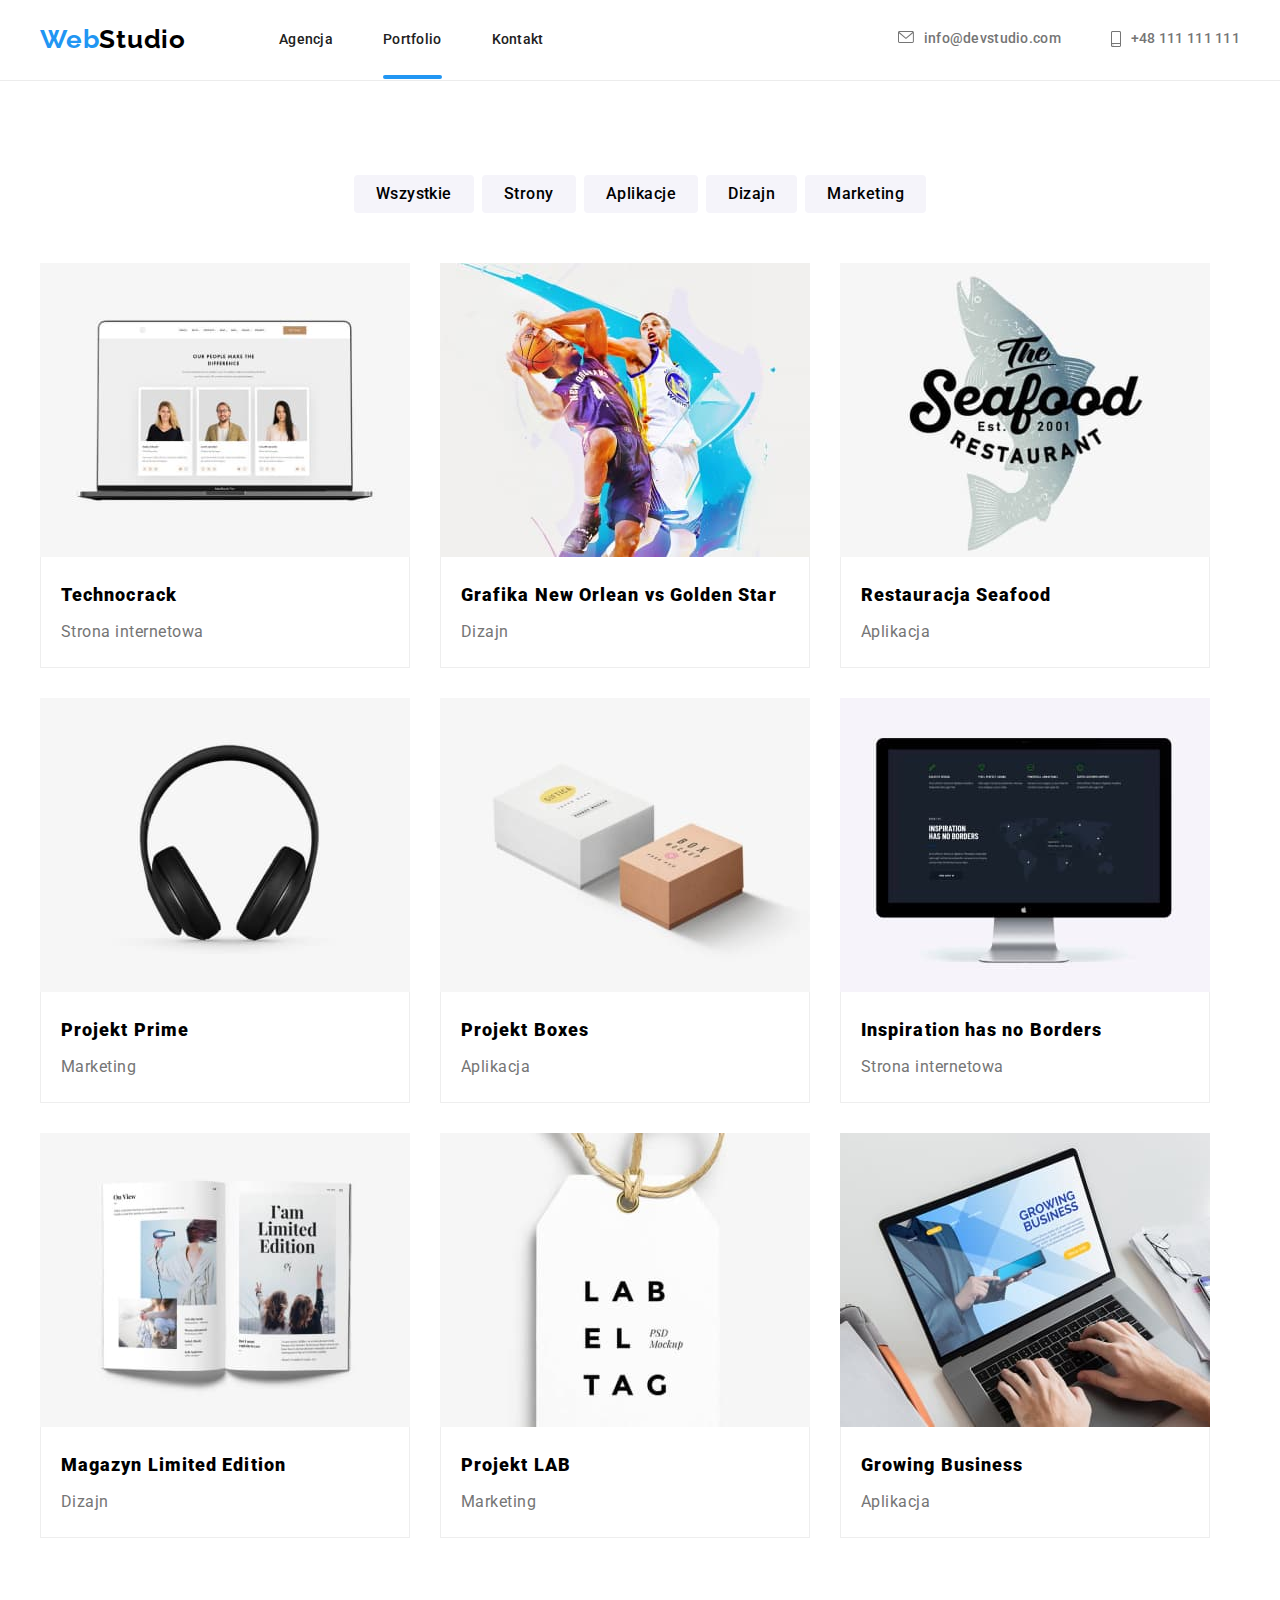
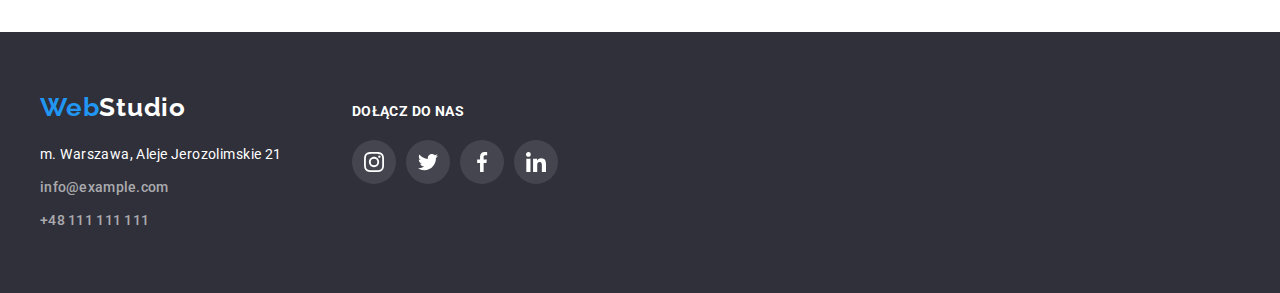
<file: portfolio.html>
<!DOCTYPE html>
<html lang="en">
  <head>
    <meta charset="UTF-8" />
    <meta http-equiv="X-UA-Compatible" content="IE=edge" />
    <meta name="viewport" content="width=device-width, initial-scale=1.0" />
    <title>Portfolio</title>
    <link
      rel="stylesheet"
      href="https://cdnjs.cloudflare.com/ajax/libs/modern-normalize/1.1.0/modern-normalize.min.css"
      integrity="sha512-wpPYUAdjBVSE4KJnH1VR1HeZfpl1ub8YT/NKx4PuQ5NmX2tKuGu6U/JRp5y+Y8XG2tV+wKQpNHVUX03MfMFn9Q=="
      crossorigin="anonymous"
      referrerpolicy="no-referrer"
    />
    <link rel="stylesheet" href="./css/styles.css" />
    <link rel="preconnect" href="https://fonts.googleapis.com" />
    <link rel="preconnect" href="https://fonts.gstatic.com" crossorigin />
    <link
      href="https://fonts.googleapis.com/css2?family=Raleway:wght@700&family=Roboto:wght@400;500;700;900&display=swap"
      rel="stylesheet"
    />
  </head>
  <body>
    <header class="background-header">
      <div class="container info-header">
        <a href="#" class="link-logo"><span class="logo">Web</span>Studio</a>
        <nav class="contact-info">
          <ul class="list list-header">
            <li>
              <a href="./index.html" class="link">Agencja</a>
            </li>
            <li>
              <a href="./portfolio.html" class="underline-two link"
                >Portfolio</a
              >
            </li>
            <li><a href="#" class="link">Kontakt</a></li>
          </ul>
        </nav>

        <ul class="list list-header-two">
          <li>
            <a href="mailto:info@devstudio.com" class="contact-details"
              >info@devstudio.com
              <svg class="contact-icon" width="16" height="12">
                <use href="./images/icons.svg#icon-envelope"></use>
              </svg>
            </a>
          </li>
          <li>
            <a href="tel:+48111111111" class="contact-details"
              >+48 111 111 111
              <svg class="contact-icon phone" width="10" height="16">
                <use href="./images/icons.svg#icon-smartphone"></use>
              </svg>
            </a>
          </li>
        </ul>
      </div>
    </header>
    <main class="background-main">
      <section class="section">
        <div class="container">
          <ul class="list button-list">
            <li>
              <button class="button" type="button">Wszystkie</button>
            </li>
            <li>
              <button class="button" type="button">Strony</button>
            </li>
            <li>
              <button class="button" type="button">Aplikacje</button>
            </li>
            <li>
              <button class="button" type="button">Dizajn</button>
            </li>
            <li>
              <button class="button" type="button">Marketing</button>
            </li>
          </ul>
          <ul class="list card-set">
            <li class="card-shadow">
              <a href="#" class="card-link">
                <div class="portfolio-box">
                  <div class="portfolio-overflay">
                    <p class="portfolio-text-overflay">
                      Technocrack jest popularną platformą wykorzystywaną do
                      rozpowszechniania koronawirusa. Firmy wykorzystują tę
                      platformę do celów szpiegowskich i ataków na
                      niezabezpieczone serwery konkurencji
                    </p>
                  </div>
                  <img
                    class="card-image"
                    src="./images/technocrack.jpg"
                    alt="Strona internetowa"
                    width="370"
                    height="294"
                  />
                </div>
                <div class="card-heading">
                  <h4 class="title-portfolio"><strong>Technocrack</strong></h4>
                  <p class="text-img">Strona internetowa</p>
                </div>
              </a>
            </li>
            <li class="card-shadow">
              <a href="#" class="card-link">
                <div class="portfolio-box">
                  <div class="portfolio-overflay">
                    <p class="portfolio-text-overflay">
                      Technocrack jest popularną platformą wykorzystywaną do
                      rozpowszechniania koronawirusa. Firmy wykorzystują tę
                      platformę do celów szpiegowskich i ataków na
                      niezabezpieczone serwery konkurencji
                    </p>
                  </div>
                  <img
                    class="card-image"
                    src="./images/graphics.jpg"
                    alt="Grafika New Orlean vs Golden Star"
                    width="370"
                    height="294"
                  />
                </div>
                <div class="card-heading">
                  <h4 class="title-portfolio">
                    <strong>Grafika New Orlean vs Golden Star</strong>
                  </h4>
                  <p class="text-img">Dizajn</p>
                </div>
              </a>
            </li>
            <li class="card-shadow">
              <a href="#" class="card-link">
                <div class="portfolio-box">
                  <div class="portfolio-overflay">
                    <p class="portfolio-text-overflay">
                      Technocrack jest popularną platformą wykorzystywaną do
                      rozpowszechniania koronawirusa. Firmy wykorzystują tę
                      platformę do celów szpiegowskich i ataków na
                      niezabezpieczone serwery konkurencji
                    </p>
                  </div>
                  <img
                    class="card-image"
                    src="./images/restaurant.jpg"
                    alt="Aplikacja restauracji Seafood"
                    width="370"
                    height="294"
                  />
                </div>
                <div class="card-heading">
                  <h4 class="title-portfolio">
                    <strong>Restauracja Seafood</strong>
                  </h4>
                  <p class="text-img">Aplikacja</p>
                </div>
              </a>
            </li>
            <li class="card-shadow">
              <a href="#" class="card-link">
                <div class="portfolio-box">
                  <div class="portfolio-overflay">
                    <p class="portfolio-text-overflay">
                      Technocrack jest popularną platformą wykorzystywaną do
                      rozpowszechniania koronawirusa. Firmy wykorzystują tę
                      platformę do celów szpiegowskich i ataków na
                      niezabezpieczone serwery konkurencji
                    </p>
                  </div>
                  <img
                    class="card-image"
                    src="./images/prime-design.jpg"
                    alt="Projekt Prime"
                    width="370"
                    height="294"
                  />
                </div>
                <div class="card-heading">
                  <h4 class="title-portfolio">
                    <strong>Projekt Prime</strong>
                  </h4>
                  <p class="text-img">Marketing</p>
                </div>
              </a>
            </li>
            <li class="card-shadow">
              <a href="#" class="card-link">
                <div class="portfolio-box">
                  <div class="portfolio-overflay">
                    <p class="portfolio-text-overflay">
                      Technocrack jest popularną platformą wykorzystywaną do
                      rozpowszechniania koronawirusa. Firmy wykorzystują tę
                      platformę do celów szpiegowskich i ataków na
                      niezabezpieczone serwery konkurencji
                    </p>
                  </div>
                  <img
                    class="card-image"
                    src="./images/boxes-design.jpg"
                    alt="Projekt Boxes"
                    width="370"
                    height="294"
                  />
                </div>
                <div class="card-heading">
                  <h4 class="title-portfolio">
                    <strong>Projekt Boxes</strong>
                  </h4>
                  <p class="text-img">Aplikacja</p>
                </div>
              </a>
            </li>
            <li class="card-shadow">
              <a href="#" class="card-link">
                <div class="portfolio-box">
                  <div class="portfolio-overflay">
                    <p class="portfolio-text-overflay">
                      Technocrack jest popularną platformą wykorzystywaną do
                      rozpowszechniania koronawirusa. Firmy wykorzystują tę
                      platformę do celów szpiegowskich i ataków na
                      niezabezpieczone serwery konkurencji
                    </p>
                  </div>
                  <img
                    class="card-image"
                    src="./images/inspiration.jpg"
                    alt="Strona internetowa-inspiracja nie ma granic"
                    width="370"
                    height="294"
                  />
                </div>
                <div class="card-heading">
                  <h4 class="title-portfolio">
                    <strong>Inspiration has no Borders</strong>
                  </h4>
                  <p class="text-img">Strona internetowa</p>
                </div>
              </a>
            </li>
            <li class="card-shadow">
              <a href="#" class="card-link">
                <div class="portfolio-box">
                  <div class="portfolio-overflay">
                    <p class="portfolio-text-overflay">
                      Technocrack jest popularną platformą wykorzystywaną do
                      rozpowszechniania koronawirusa. Firmy wykorzystują tę
                      platformę do celów szpiegowskich i ataków na
                      niezabezpieczone serwery konkurencji
                    </p>
                  </div>
                  <img
                    class="card-image"
                    src="./images/magazine.jpg"
                    alt="Magazyn-limitowana edycja"
                    width="370"
                    height="294"
                  />
                </div>
                <div class="card-heading">
                  <h4 class="title-portfolio">
                    <strong>Magazyn Limited Edition</strong>
                  </h4>
                  <p class="text-img">Dizajn</p>
                </div>
              </a>
            </li>
            <li class="card-shadow">
              <a href="#" class="card-link">
                <div class="portfolio-box">
                  <div class="portfolio-overflay">
                    <p class="portfolio-text-overflay">
                      Technocrack jest popularną platformą wykorzystywaną do
                      rozpowszechniania koronawirusa. Firmy wykorzystują tę
                      platformę do celów szpiegowskich i ataków na
                      niezabezpieczone serwery konkurencji
                    </p>
                  </div>
                  <img
                    class="card-image"
                    src="./images/lab-design.jpg"
                    alt="Projekt LAB"
                    width="370"
                    height="294"
                  />
                </div>
                <div class="card-heading">
                  <h4 class="title-portfolio"><strong>Projekt LAB</strong></h4>
                  <p class="text-img">Marketing</p>
                </div>
              </a>
            </li>
            <li class="card-shadow">
              <a href="#" class="card-link">
                <div class="portfolio-box">
                  <div class="portfolio-overflay">
                    <p class="portfolio-text-overflay">
                      Technocrack jest popularną platformą wykorzystywaną do
                      rozpowszechniania koronawirusa. Firmy wykorzystują tę
                      platformę do celów szpiegowskich i ataków na
                      niezabezpieczone serwery konkurencji
                    </p>
                  </div>
                  <img
                    class="card-image"
                    src="./images/growing-business.jpg"
                    alt="Aplikacja-Growing business"
                    width="370"
                    height="294"
                  />
                </div>
                <div class="card-heading">
                  <h4 class="title-portfolio">
                    <strong>Growing Business</strong>
                  </h4>
                  <p class="text-img">Aplikacja</p>
                </div>
              </a>
            </li>
          </ul>
        </div>
      </section>
    </main>
    <footer class="background-footer">
      <div class="container container-footer">
        <div>
          <div class="list-footer">
            <a href="#" class="link-logo text-color"
              ><span class="logo">Web</span>Studio</a
            >
          </div>
          <address class="text-footer">
            <ul class="list text-color adress-list">
              <li class="a-list">
                <p class="margin">m. Warszawa, Aleje Jerozolimskie 21</p>
              </li>
              <li class="a-list">
                <a href="mailto:info@example.com" class="link link-color"
                  >info@example.com</a
                >
              </li>
              <li class="a-list">
                <a href="tel:+48111111111" class="link link-color"
                  >+48 111 111 111</a
                >
              </li>
            </ul>
          </address>
        </div>
        <div class="social-media-footer">
          <div>
            <p class="title-footer">Dołącz do nas</p>
          </div>
          <ul class="list media-footer">
            <li>
              <a href="#" class="social-link-dark">
                <svg width="20" height="20">
                  <use href="./images/icons.svg#icon-instagram"></use>
                </svg>
              </a>
            </li>
            <li>
              <a href="#" class="social-link-dark">
                <svg width="20" height="20">
                  <use href="./images/icons.svg#icon-twitter"></use>
                </svg>
              </a>
            </li>
            <li>
              <a href="#" class="social-link-dark">
                <svg width="20" height="20">
                  <use href="./images/icons.svg#icon-facebook"></use>
                </svg>
              </a>
            </li>
            <li>
              <a href="#" class="social-link-dark">
                <svg width="20" height="20">
                  <use href="./images/icons.svg#icon-linkedin"></use>
                </svg>
              </a>
            </li>
          </ul>
        </div>
      </div>
    </footer>
  </body>
</html>
</file>
<file: css/styles.css>
:root {
  --brand-color: #2196f3;
  --brand-color-one: #ffffff;
  --brand-color-two: #000000;
  --brand-color-three: #f5f4fa;
  --brand-color-four: #757575;
  --brand-color-five: #e5e5e5;
  --brand-color-six: #2f303a;
  --brand-color-seven: #eeeeee;
  --brand-color-eight: #afb1b8;
  --transition-timing-function: cubic-bezier(0.4, 0, 0.2, 1);
}

body {
  font-family: "Roboto", "Raleway", sans-serif;
  color: #212121;
  background-color: #ffffff;
  font-size: 14px;
  letter-spacing: 0.03em;
}

*,
*::after,
*::before {
  margin: 0;
  padding: 0;
}

h1,
h2,
h3,
h4,
h5,
h6,
p {
  margin: 0;
}

.container {
  width: 1200px;
  margin: 0 auto;
  padding: 0 15px;
}

.section {
  padding-top: 94px;
  padding-bottom: 94px;
}

.list {
  list-style-type: none;
}

.logo {
  color: var(--brand-color);
}

.link-logo {
  font-family: "Raleway", sans-serif;
  font-size: 26px;
  line-height: 1.19;
  font-weight: 700;
  letter-spacing: 0.03em;
  text-decoration: none;
  color: var(--brand-color-two);
  margin-right: 93px;
}

.link {
  font-size: 14px;
  line-height: 1.14;
  font-weight: 500;
  letter-spacing: 0.02em;
  text-decoration: none;
  color: inherit;
  position: relative;

  transition: color 250ms var(--transition-timing-function);
}

.link:hover,
.link:focus {
  color: var(--brand-color);
}

.button {
  font-family: inherit;
  font-weight: 500;
  font-size: 16px;
  padding: 6px 22px;
  border-radius: 4px;
  line-height: 1.63;
  letter-spacing: 0.03em;
  border: none;
  background-color: var(--brand-color-three);
  cursor: pointer;

  transition: background-color 250ms var(--transition-timing-function),
    color 250ms var(--transition-timing-function),
    box-shadow 250ms var(--transition-timing-function);
}

.button:hover,
.button:focus {
  box-shadow: 0px 3px 1px rgba(0, 0, 0, 0.1), 0px 1px 2px rgba(0, 0, 0, 0.08),
    0px 2px 2px rgba(0, 0, 0, 0.12);
  background-color: var(--brand-color);
  color: var(--brand-color-one);
}

.title {
  width: 696px;
  font-size: 44px;
  line-height: 1.36;
  font-weight: 900;
  color: var(--brand-color-one);
  margin: 0 auto;
  text-align: center;
  margin-bottom: 30px;
}

.background-title {
  background-image: linear-gradient(
      rgba(47, 48, 58, 0.4),
      rgba(47, 48, 58, 0.4)
    ),
    url(/goit-markup-hw-05/images/background.jpg);
  padding: 200px 0;
  text-align: center;
  box-sizing: border-box;
  background-repeat: no-repeat;
  background-size: cover;
  max-width: 1600px;
  height: 600px;
  margin: 0 auto;
}

.item {
  font-family: inherit;
  font-weight: 700;
  font-size: 16px;
  line-height: 1.88;
  letter-spacing: 0.06em;
  background-color: var(--brand-color);
  color: var(--brand-color-one);
  padding: 10px 42px 10px 41px;
  cursor: pointer;
  box-shadow: 0px 4px 4px rgba(0, 0, 0, 0.15);
  border-radius: 4px;
  border: none;
}

.title-fourth {
  font-size: 14px;
  line-height: 1.14;
  letter-spacing: 0.03em;
  text-transform: uppercase;
  margin-bottom: 10px;
}

.text {
  font-size: 14px;
  line-height: 1.71;
  letter-spacing: 0.03em;
  color: var(--brand-color-four);
}

.title-second {
  font-size: 36px;
  line-height: 1.17;
  letter-spacing: 0.03em;
}

.title-portfolio {
  font-size: 18px;
  line-height: 2;
  letter-spacing: 0.06em;
  margin: 0 auto;
}

.text-img {
  font-size: 16px;
  line-height: 1.88;
  letter-spacing: 0.03em;
  color: var(--brand-color-four);
  margin: 0 auto;
}

.team {
  font-weight: 500;
  font-size: 16px;
  line-height: 1.19;
  letter-spacing: 0.03em;
}

.profession {
  font-size: 16px;
  line-height: 1.19;
  letter-spacing: 0.03em;
  color: var(--brand-color-four);
}

.link-color {
  color: rgba(255, 255, 255, 0.6);
}

.contact-details {
  font-size: 14px;
  line-height: 1.14;
  font-weight: 500;
  letter-spacing: 0.02em;
  text-decoration: none;
  display: flex;
  flex-direction: row-reverse;
  align-content: center;
  color: var(--brand-color-four);

  transition: color 250ms var(--transition-timing-function);
}

.contact-icon {
  fill: currentColor;
  margin-right: 10px;
}

.contact-details:hover,
.contact-details:focus {
  color: var(--brand-color);
}

.mail {
  text-decoration: underline;
}

.text-footer {
  font-size: 14px;
  line-height: 1.71;
  letter-spacing: 0.03em;
  font-style: inherit;
}

.text-color {
  color: var(--brand-color-one);
}

.background-second {
  background-color: var(--brand-color-three);
}

.background-header {
  background-color: var(--brand-color-one);
  border-bottom: 1px solid #ececec;
}

.background-footer {
  background-color: var(--brand-color-six);
  padding-top: 60px;
  padding-bottom: 51px;
}

.button-list {
  display: flex;
  justify-content: center;
  margin: 0 auto;
  gap: 8px;
  margin-bottom: 50px;
}

.info-header {
  display: flex;
  align-items: center;
  flex-grow: 1;
  margin-top: 24px;
  margin-bottom: 25px;
}
.contact-info {
  margin-right: auto;
}

.list-header {
  display: flex;
  gap: 50px;
}

.list-header-two {
  display: flex;
  gap: 50px;
}

.adress-list {
  padding-left: 0;
  margin: 0 auto;
}

.a-list {
  margin-bottom: 9px;
}

.margin {
  margin: 0 auto;
}

.card-heading {
  border: 1px solid var(--brand-color-seven);
  border-top: hidden;
  padding-left: 20px;
}

.card-heading > h4 {
  padding-top: 20px;
  padding-bottom: 4px;
}

.card-heading > p {
  padding-bottom: 20px;
}

.card-set {
  display: flex;
  flex-wrap: wrap;
  gap: 30px;
  padding: 0;
  flex-basis: calc((100% - 60px) / 3);
}

.orden-list {
  display: flex;
  justify-content: space-between;
  gap: 30px;
  margin: 0 auto;
  padding-left: 0;
}

h2 {
  margin-bottom: 50px;
  text-align: center;
}

.card-team {
  background: var(--brand-color-one);
  border-radius: 0px 0px 4px 4px;
  box-shadow: 0px 1px 3px rgba(0, 0, 0, 0.12), 0px 1px 1px rgba(0, 0, 0, 0.14),
    0px 2px 1px rgba(0, 0, 0, 0.2);
}

.card-heading-team {
  text-align: center;
  padding: 30px 0;
}

.card-heading-team > h4 {
  margin: 0 auto;
  padding-bottom: 10px;
}

.card-heading-team > p {
  margin: 0 auto;
  padding-bottom: 16px;
}
.section-two {
  padding-bottom: 0;
}

.lorem-icon {
  width: 270px;
  height: 120px;
  border-radius: 4px;
  background-color: var(--brand-color-three);
  display: flex;
  justify-content: center;
  align-items: center;
  margin-bottom: 30px;
}

.card-image {
  display: block;
}

.card-shadow {
  transition: box-shadow 250ms var(--transition-timing-function);
}

.card-link {
  display: block;
  text-decoration: none;
  color: var(--brand-color-two);
}

.card-link:hover,
.card-link:focus {
  cursor: pointer;
  box-shadow: 0px 1px 1px rgba(0, 0, 0, 0.12), 0px 4px 4px rgba(0, 0, 0, 0.06),
    1px 4px 6px rgba(0, 0, 0, 0.16);
}

.client-link {
  display: flex;
  align-items: center;
  justify-content: center;
  box-sizing: border-box;
  width: 170px;
  height: 92px;
  border-radius: 4px;
  border: 1px solid var(--brand-color-eight);
  fill: var(--brand-color-eight);
  cursor: pointer;
  gap: 30px;

  transition: border-color 250ms var(--transition-timing-function),
    fill 250ms var(--transition-timing-function);
}

.client-link svg {
  transition: fill 250ms var(--transition-timing-function);
}

.client-link:hover,
.client-link:focus {
  fill: var(--brand-color);
  border-color: var(--brand-color);
}

.social-media-list {
  display: flex;
  justify-content: center;
  gap: 10px;
}

.social-link {
  width: 44px;
  height: 44px;
  border-radius: 50%;
  background-color: var(--brand-color-one);
  fill: var(--brand-color-eight);
  display: flex;
  align-items: center;
  justify-content: center;

  transition: background-color 250ms var(--transition-timing-function),
    fill 250ms var(--transition-timing-function);
}

.social-link svg {
  transition: fill 250ms var(--transition-timing-function);
}

.social-link:hover,
.social-link:focus {
  background-color: var(--brand-color);
  fill: var(--brand-color-one);
}

.social-link-dark {
  width: 44px;
  height: 44px;
  background: rgba(255, 255, 255, 0.1);
  border-radius: 50%;
  display: flex;
  align-items: center;
  justify-content: center;
  gap: 10px;
  fill: var(--brand-color-one);

  transition: background-color 250ms var(--transition-timing-function);
}

.social-link-dark:hover,
.social-link-dark:focus {
  background-color: var(--brand-color);
}

.container-footer {
  display: flex;
  align-items: baseline;
}

.list-footer {
  padding-top: 0;
  padding-bottom: 20px;
}

.social-media-footer {
  margin-left: 70px;
}

.media-footer {
  display: inline-flex;
  gap: 10px;
}

.title-footer {
  color: var(--brand-color-one);
  text-transform: uppercase;
  font-weight: 700;
  line-height: 1.14;
  margin-bottom: 20px;
}

.underline-one::after {
  content: "";
  position: absolute;
  bottom: -32.5px;
  height: 4px;
  border-radius: 2px;
  left: 0;
  width: 100%;
  background-color: var(--brand-color);
}

.underline-two::after {
  content: "";
  position: absolute;
  bottom: -32.5px;
  height: 4px;
  border-radius: 2px;
  left: 0;
  width: 100%;
  background-color: var(--brand-color);
}

.box-picture {
  display: block;
  position: relative;
}
.picture {
  display: block;
  align-items: flex-start;
}
.label-text {
  color: var(--brand-color-one);
  text-transform: uppercase;
  line-height: 1.14;
  font-weight: 700;
  height: 70px;
  width: 370px;
  display: flex;
  align-items: center;
  justify-content: center;
  background-color: rgba(47, 48, 58, 0.8);
  position: absolute;
  bottom: 0;
}

.portfolio-box {
  position: relative;
  overflow: hidden;
  width: 370px;
  height: 294px;
}

.portfolio-overflay {
  position: absolute;
  width: 100%;
  height: 100%;
  background: rgba(33, 150, 243, 0.9);

  transform: translateY(100%);
  transition: 250ms var(--transition-timing-function);
}

.portfolio-text-overflay {
  padding-left: 24px;
  padding-top: 49px;
  padding-right: 45px;
  font-weight: 400;
  font-size: 18px;
  line-height: 1.56;
  letter-spacing: 0.03em;
  color: var(--brand-color-one);
}

.card-link:hover .portfolio-overflay,
.card-link:focus .portfolio-overflay {
  transform: translatey(0);
}

.backdrop {
  position: fixed;
  width: 100%;
  height: 100%;
  top: 0;
  left: 0;
  background: rgba(0, 0, 0, 0.2);
  z-index: 2;
  opacity: inherit;
  visibility: inherit;
  transition-property: visibility, opacity;
  transition-duration: 250ms;
  transition-timing-function: var(--transition-timing-function);
}

.modal {
  position: absolute;
  top: 50%;
  left: 50%;
  transform: translate(-50%, -50%);
  width: 528px;
  height: 581px;
  background-color: var(--brand-color-one);
  border-radius: 4px;
  box-shadow: 0px 1px 3px rgba(0, 0, 0, 0.12), 0px 1px 1px rgba(0, 0, 0, 0.14),
    0px 2px 1px rgba(0, 0, 0, 0.2);
}

.close-button {
  position: absolute;
  top: 8px;
  right: 8px;
  height: 30px;
  width: 30px;
  border: 1px solid rgba(0, 0, 0, 0.1);
  border-radius: 50%;
  background: var(--brand-color-one);
  fill: var(--brand-color-two);
  cursor: pointer;
}

.is-hidden {
  opacity: 0;
  visibility: hidden;
  pointer-events: none;
}
</file>
